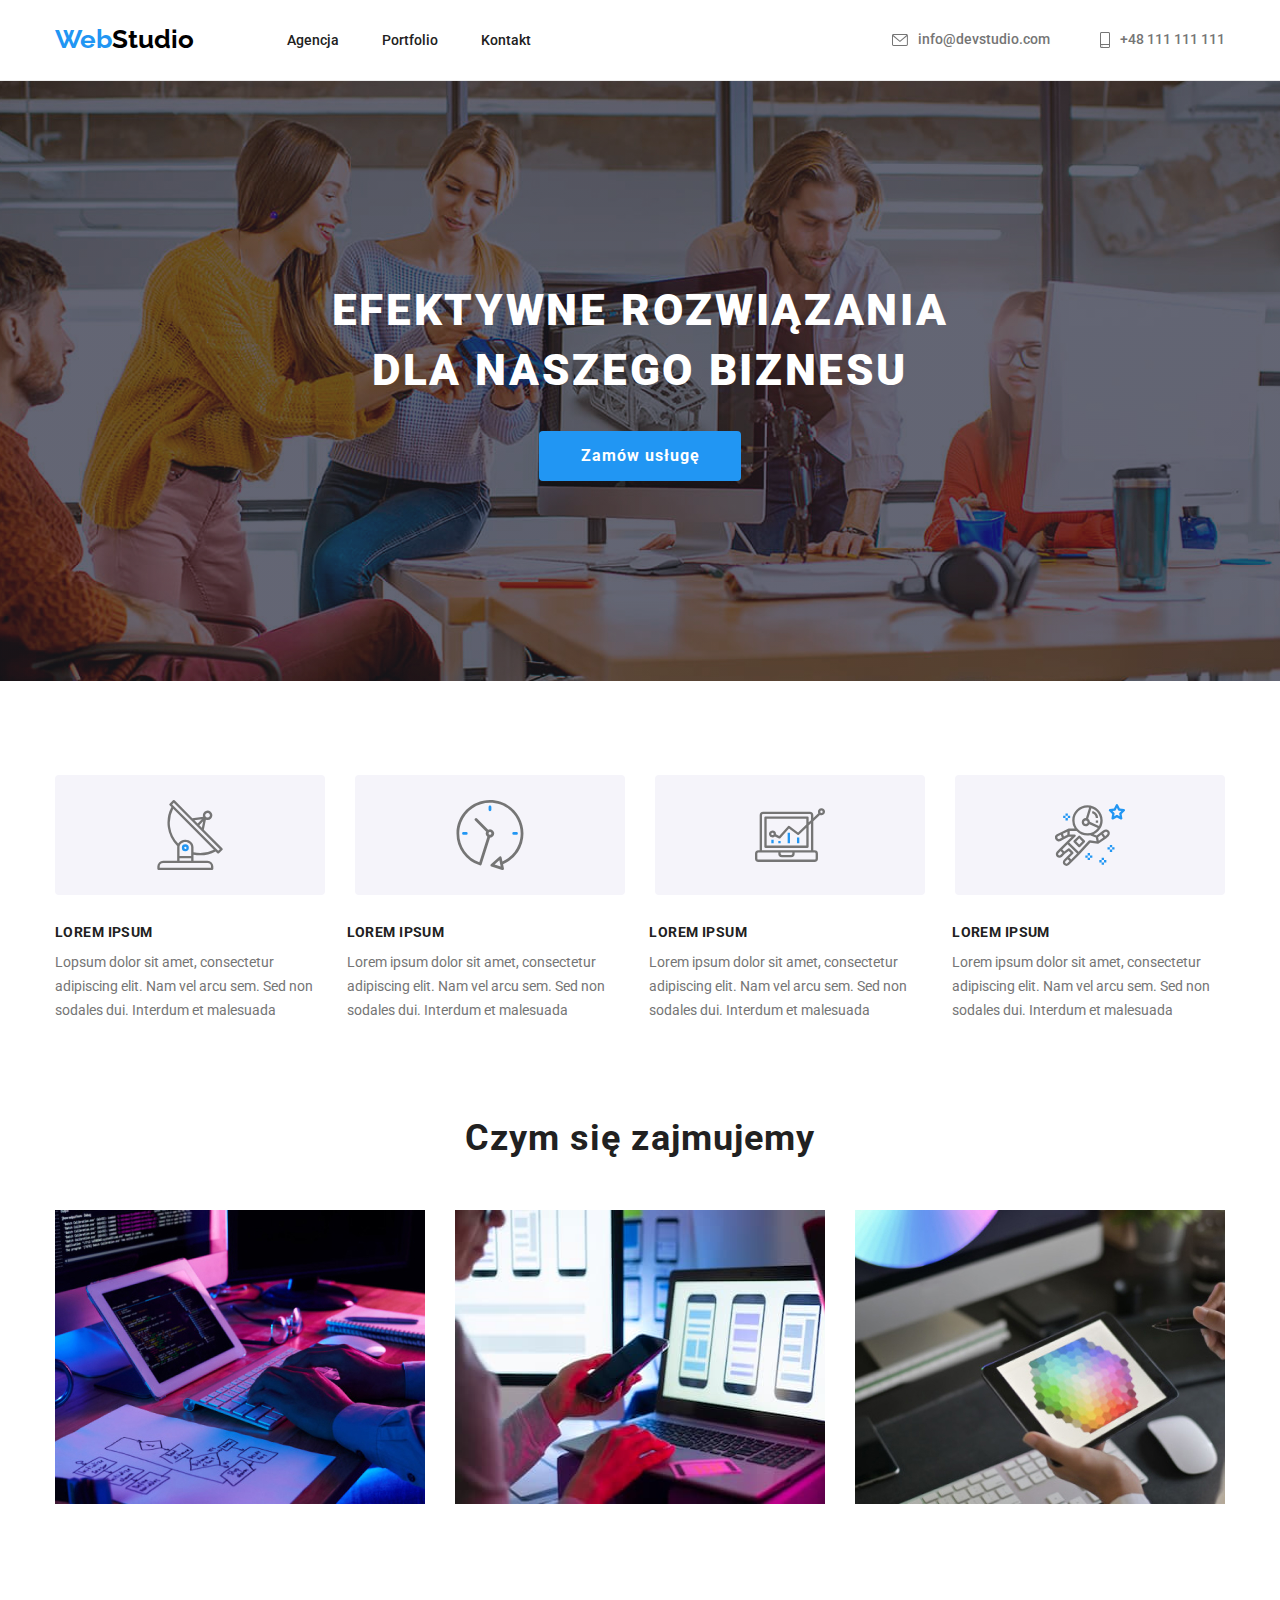
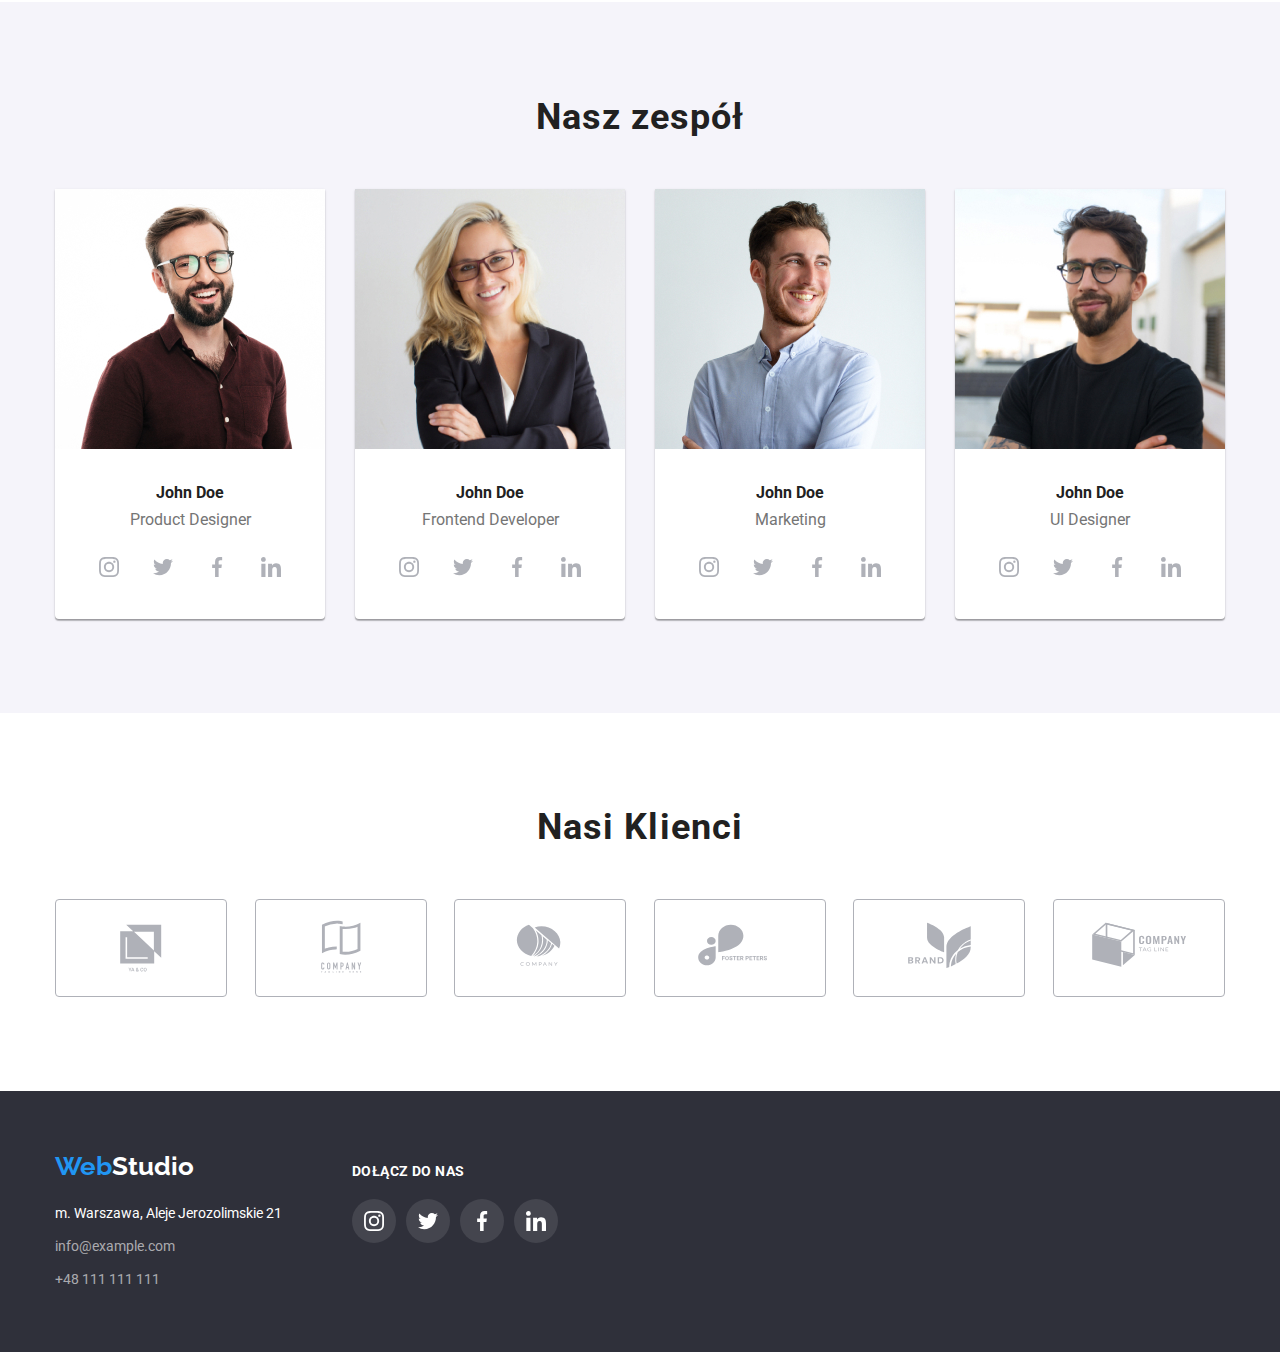
<file: index.html>
<!DOCTYPE html>
<html lang="pl">
    <head>
        <meta charset="UTF-8" />
        <meta http-equiv="X-UA-Compatible" content="IE=edge" />
        <meta name="viewport" content="width=device-width, initial-scale=1.0" />
        <title>Homework 1</title>
        <link rel="preconnect" href="https://fonts.googleapis.com" />
        <link rel="preconnect" href="https://fonts.gstatic.com" crossorigin />
        <link
            href="https://fonts.googleapis.com/css2?family=Raleway:wght@700&family=Roboto:wght@400;500;700;900&display=swap"
            rel="stylesheet"
        />
        <link
            rel="stylesheet"
            href="https://cdnjs.cloudflare.com/ajax/libs/modern-normalize/1.1.0/modern-normalize.min.css"
            integrity="sha512-wpPYUAdjBVSE4KJnH1VR1HeZfpl1ub8YT/NKx4PuQ5NmX2tKuGu6U/JRp5y+Y8XG2tV+wKQpNHVUX03MfMFn9Q=="
            crossorigin="anonymous"
            referrerpolicy="no-referrer"
        />
        <link rel="stylesheet" href="./css/styles.css" />
    </head>
    <body>
        <header class="header">
            <div class="container">
                <nav class="nav">
                    <a class="logo" href="/">
                        Web<span class="studio-black">Studio</span>
                    </a>
                    <ul class="menu-list">
                        <li>
                            <a class="menu-item" href="./index.html">Agencja</a>
                        </li>
                        <li>
                            <a class="menu-item" href="./portfolio.html"
                                >Portfolio</a
                            >
                        </li>
                        <li><a class="menu-item" href="#">Kontakt</a></li>
                    </ul>
                </nav>
                <div class="contacts">
                    <a class="contacts-item" href="mailto:info@devstudio.com">
                        <svg class="contacts-icons" width="16" height="12">
                            <use href="./images/icons.svg#icon-envelope"></use>
                        </svg>
                        info@devstudio.com</a
                    >
                    <a class="contacts-item" href="tel:+48111111111">
                        <svg class="contacts-icons" width="10" height="16">
                            <use
                                href="./images/icons.svg#icon-smartphone"
                            ></use>
                        </svg>
                        +48 111 111 111</a
                    >
                </div>
            </div>
        </header>
        <main>
            <section class="section hero">
                <div class="container">
                    <h1 class="hero-title">
                        Efektywne rozwiązania dla naszego biznesu
                    </h1>
                    <button class="hero-btn" type="button">Zamów usługę</button>
                </div>
            </section>
            <section class="section articles">
                <div class="container">
                    <ul class="articles-icons">
                        <li class="articles-icons-list">
                            <svg class="articles-icons-items">
                                <use
                                    href="./images/icons.svg#icon-antenna-1-1"
                                ></use>
                            </svg>
                        </li>
                        <li class="articles-icons-list">
                            <svg class="articles-icons-items">
                                <use
                                    href="./images/icons.svg#icon-clock-1-1"
                                ></use>
                            </svg>
                        </li>
                        <li class="articles-icons-list">
                            <svg class="articles-icons-items">
                                <use
                                    href="./images/icons.svg#icon-diagram-1-1"
                                ></use>
                            </svg>
                        </li>
                        <li class="articles-icons-list">
                            <svg class="articles-icons-items">
                                <use
                                    href="./images/icons.svg#icon-astronaut-1-1"
                                ></use>
                            </svg>
                        </li>
                    </ul>
                </div>
                <div class="container">
                    <ul class="articles-list">
                        <li>
                            <h3 class="articles-title">Lorem Ipsum</h3>
                            <p class="articles-items">
                                Lopsum dolor sit amet, consectetur adipiscing
                                elit. Nam vel arcu sem. Sed non sodales dui.
                                Interdum et malesuada
                            </p>
                        </li>
                        <li>
                            <h3 class="articles-title">Lorem Ipsum</h3>
                            <p class="articles-items">
                                Lorem ipsum dolor sit amet, consectetur
                                adipiscing elit. Nam vel arcu sem. Sed non
                                sodales dui. Interdum et malesuada
                            </p>
                        </li>
                        <li>
                            <h3 class="articles-title">Lorem Ipsum</h3>
                            <p class="articles-items">
                                Lorem ipsum dolor sit amet, consectetur
                                adipiscing elit. Nam vel arcu sem. Sed non
                                sodales dui. Interdum et malesuada
                            </p>
                        </li>
                        <li>
                            <h3 class="articles-title">Lorem Ipsum</h3>
                            <p class="articles-items">
                                Lorem ipsum dolor sit amet, consectetur
                                adipiscing elit. Nam vel arcu sem. Sed non
                                sodales dui. Interdum et malesuada
                            </p>
                        </li>
                    </ul>
                </div>
            </section>
            <section class="section services">
                <div class="container">
                    <h2 class="services-title">Czym się zajmujemy</h2>
                    <ul class="services-list">
                        <li class="services-photo">
                            <img
                                src="images/photo1.jpg"
                                width="370"
                                height="294"
                                alt="programming"
                            />
                        </li>
                        <li class="services-photo">
                            <img
                                src="images/photo2.jpg"
                                width="370"
                                height="294"
                                alt="smartphone and laptop"
                            />
                        </li>
                        <li class="services-photo">
                            <img
                                src="images/photo3.jpg"
                                width="370"
                                height="294"
                                alt="colors checking"
                            />
                        </li>
                    </ul>
                </div>
            </section>
            <section class="section team">
                <div class="container">
                    <h2 class="team-title">Nasz zespół</h2>
                    <ul class="team-list">
                        <li class="team-photo">
                            <img src="images/photo4.jpg" alt="photo of a man" />
                            <h3 class="employees">John Doe</h3>
                            <p class="employees-description">
                                Product Designer
                            </p>
                            <ul class="team-social-links">
                                <li class="team-social-list">
                                    <a class="team-social-items" href="#">
                                        <svg class="team-social-icons">
                                            <use
                                                href="./images/icons.svg#icon-instagram-2"
                                            ></use>
                                        </svg>
                                    </a>
                                </li>
                                <li class="team-social-list">
                                    <a class="team-social-items" href="#">
                                        <svg class="team-social-icons">
                                            <use
                                                href="./images/icons.svg#icon-twitter-1"
                                            ></use>
                                        </svg>
                                    </a>
                                </li>
                                <li class="team-social-list">
                                    <a class="team-social-items" href="#">
                                        <svg class="team-social-icons">
                                            <use
                                                href="./images/icons.svg#icon-facebook-1"
                                            ></use>
                                        </svg>
                                    </a>
                                </li>
                                <li class="team-social-list">
                                    <a class="team-social-items" href="#">
                                        <svg class="team-social-icons">
                                            <use
                                                href="./images/icons.svg#icon-linkedin-1"
                                            ></use>
                                        </svg>
                                    </a>
                                </li>
                            </ul>
                        </li>
                        <li class="team-photo">
                            <img
                                src="images/photo5.jpg"
                                alt="photo of a woman"
                            />
                            <h3 class="employees">John Doe</h3>
                            <p class="employees-description">
                                Frontend Developer
                            </p>
                            <ul class="team-social-links">
                                <li class="team-social-list">
                                    <a class="team-social-items" href="#">
                                        <svg class="team-social-icons">
                                            <use
                                                href="./images/icons.svg#icon-instagram-2"
                                            ></use>
                                        </svg>
                                    </a>
                                </li>
                                <li class="team-social-list">
                                    <a class="team-social-items" href="#">
                                        <svg class="team-social-icons">
                                            <use
                                                href="./images/icons.svg#icon-twitter-1"
                                            ></use>
                                        </svg>
                                    </a>
                                </li>
                                <li class="team-social-list">
                                    <a class="team-social-items" href="#">
                                        <svg class="team-social-icons">
                                            <use
                                                href="./images/icons.svg#icon-facebook-1"
                                            ></use>
                                        </svg>
                                    </a>
                                </li>
                                <li class="team-social-list">
                                    <a class="team-social-items" href="#">
                                        <svg class="team-social-icons">
                                            <use
                                                href="./images/icons.svg#icon-linkedin-1"
                                            ></use>
                                        </svg>
                                    </a>
                                </li>
                            </ul>
                        </li>
                        <li class="team-photo">
                            <img src="images/photo6.jpg" alt="photo of a man" />
                            <h3 class="employees">John Doe</h3>
                            <p class="employees-description">Marketing</p>
                            <ul class="team-social-links">
                                <li class="team-social-list">
                                    <a class="team-social-items" href="#">
                                        <svg class="team-social-icons">
                                            <use
                                                href="./images/icons.svg#icon-instagram-2"
                                            ></use>
                                        </svg>
                                    </a>
                                </li>
                                <li class="team-social-list">
                                    <a class="team-social-items" href="#">
                                        <svg class="team-social-icons">
                                            <use
                                                href="./images/icons.svg#icon-twitter-1"
                                            ></use>
                                        </svg>
                                    </a>
                                </li>
                                <li class="team-social-list">
                                    <a class="team-social-items" href="#">
                                        <svg class="team-social-icons">
                                            <use
                                                href="./images/icons.svg#icon-facebook-1"
                                            ></use>
                                        </svg>
                                    </a>
                                </li>
                                <li class="team-social-list">
                                    <a class="team-social-items" href="#">
                                        <svg class="team-social-icons">
                                            <use
                                                href="./images/icons.svg#icon-linkedin-1"
                                            ></use>
                                        </svg>
                                    </a>
                                </li>
                            </ul>
                        </li>
                        <li class="team-photo">
                            <img src="images/photo7.jpg" alt="photo of a man" />
                            <h3 class="employees">John Doe</h3>
                            <p class="employees-description">UI Designer</p>
                            <ul class="team-social-links">
                                <li class="team-social-list">
                                    <a class="team-social-items" href="#">
                                        <svg class="team-social-icons">
                                            <use
                                                href="./images/icons.svg#icon-instagram-2"
                                            ></use>
                                        </svg>
                                    </a>
                                </li>
                                <li class="team-social-list">
                                    <a class="team-social-items" href="#">
                                        <svg class="team-social-icons">
                                            <use
                                                href="./images/icons.svg#icon-twitter-1"
                                            ></use>
                                        </svg>
                                    </a>
                                </li>
                                <li class="team-social-list">
                                    <a class="team-social-items" href="#">
                                        <svg class="team-social-icons">
                                            <use
                                                href="./images/icons.svg#icon-facebook-1"
                                            ></use>
                                        </svg>
                                    </a>
                                </li>

                                <li class="team-social-list">
                                    <a class="team-social-items" href="#">
                                        <svg class="team-social-icons">
                                            <use
                                                href="./images/icons.svg#icon-linkedin-1"
                                            ></use>
                                        </svg>
                                    </a>
                                </li>
                            </ul>
                        </li>
                    </ul>
                </div>
            </section>
            <section class="section customers">
                <div class="container">
                    <h2 class="customers-title">Nasi Klienci</h2>
                    <ul class="customers-list">
                        <li>
                            <a class="customers-icons" href="#">
                                <svg width="170" height="92">
                                    <use
                                        href="./images/icons.svg#icon-Client-1"
                                    ></use>
                                </svg>
                            </a>
                        </li>
                        <li>
                            <a class="customers-icons" href="#">
                                <svg width="170" height="92">
                                    <use
                                        href="./images/icons.svg#icon-Client-2"
                                    ></use>
                                </svg>
                            </a>
                        </li>
                        <li>
                            <a class="customers-icons" href="#">
                                <svg width="170" height="92">
                                    <use
                                        href="./images/icons.svg#icon-Client-3"
                                    ></use>
                                </svg>
                            </a>
                        </li>
                        <li>
                            <a class="customers-icons" href="#">
                                <svg width="170" height="92">
                                    <use
                                        href="./images/icons.svg#icon-Client-4"
                                    ></use>
                                </svg>
                            </a>
                        </li>
                        <li>
                            <a class="customers-icons" href="#">
                                <svg width="170" height="92">
                                    <use
                                        href="./images/icons.svg#icon-Client-5"
                                    ></use>
                                </svg>
                            </a>
                        </li>
                        <li>
                            <a class="customers-icons" href="#">
                                <svg width="170" height="92">
                                    <use
                                        href="./images/icons.svg#icon-Client-6"
                                    ></use>
                                </svg>
                            </a>
                        </li>
                    </ul>
                </div>
            </section>
        </main>
        <footer class="footer">
            <div class="container footer-wrapper">
                <div>
                    <a class="logo" href="/">
                        Web<span class="studio-white">Studio</span>
                    </a>
                    <address class="address-footer">
                        <span class="address"
                            >m. Warszawa, Aleje Jerozolimskie 21</span
                        >
                        <a
                            class="contacts-footer"
                            href="mailto:info@example.com"
                        >
                            info@example.com
                        </a>
                        <a class="contacts-footer" href="tel:+48111111111">
                            +48 111 111 111
                        </a>
                    </address>
                </div>
                <div class="footer-social-links">
                    <p class="footer-social-links-title">dołącz do nas</p>
                    <ul class="footer-social-links-list">
                        <li >
                            <a class="footer-social-links-items" href="#"
                                ><svg class="footer-social-links-icons" width="20" height="20">
                                    <use
                                        href="./images/icons.svg#icon-instagram-2"
                                    ></use></svg
                            ></a>
                        </li>
                        <li >
                            <a class="footer-social-links-items" href="#">
                                <svg class="footer-social-links-icons" width="20" height="20">
                                    <use
                                        href="./images/icons.svg#icon-twitter-1"
                                    ></use></svg
                            ></a>
                        </li>
                        <li>
                            <a class="footer-social-links-items" href="#">
                                <svg class="footer-social-links-icons" width="20" height="20">
                                    <use
                                        href="./images/icons.svg#icon-facebook-1"
                                    ></use></svg
                            ></a>
                        </li>
                        <li>
                            <a class="footer-social-links-items" href="#">
                                <svg class="footer-social-links-icons" width="20" height="20">
                                    <use
                                        href="./images/icons.svg#icon-linkedin-1"
                                    ></use></svg
                            ></a>
                        </li>
                    </ul>
                </div>
            </div>
        </footer>
    </body>
</html>
</file>
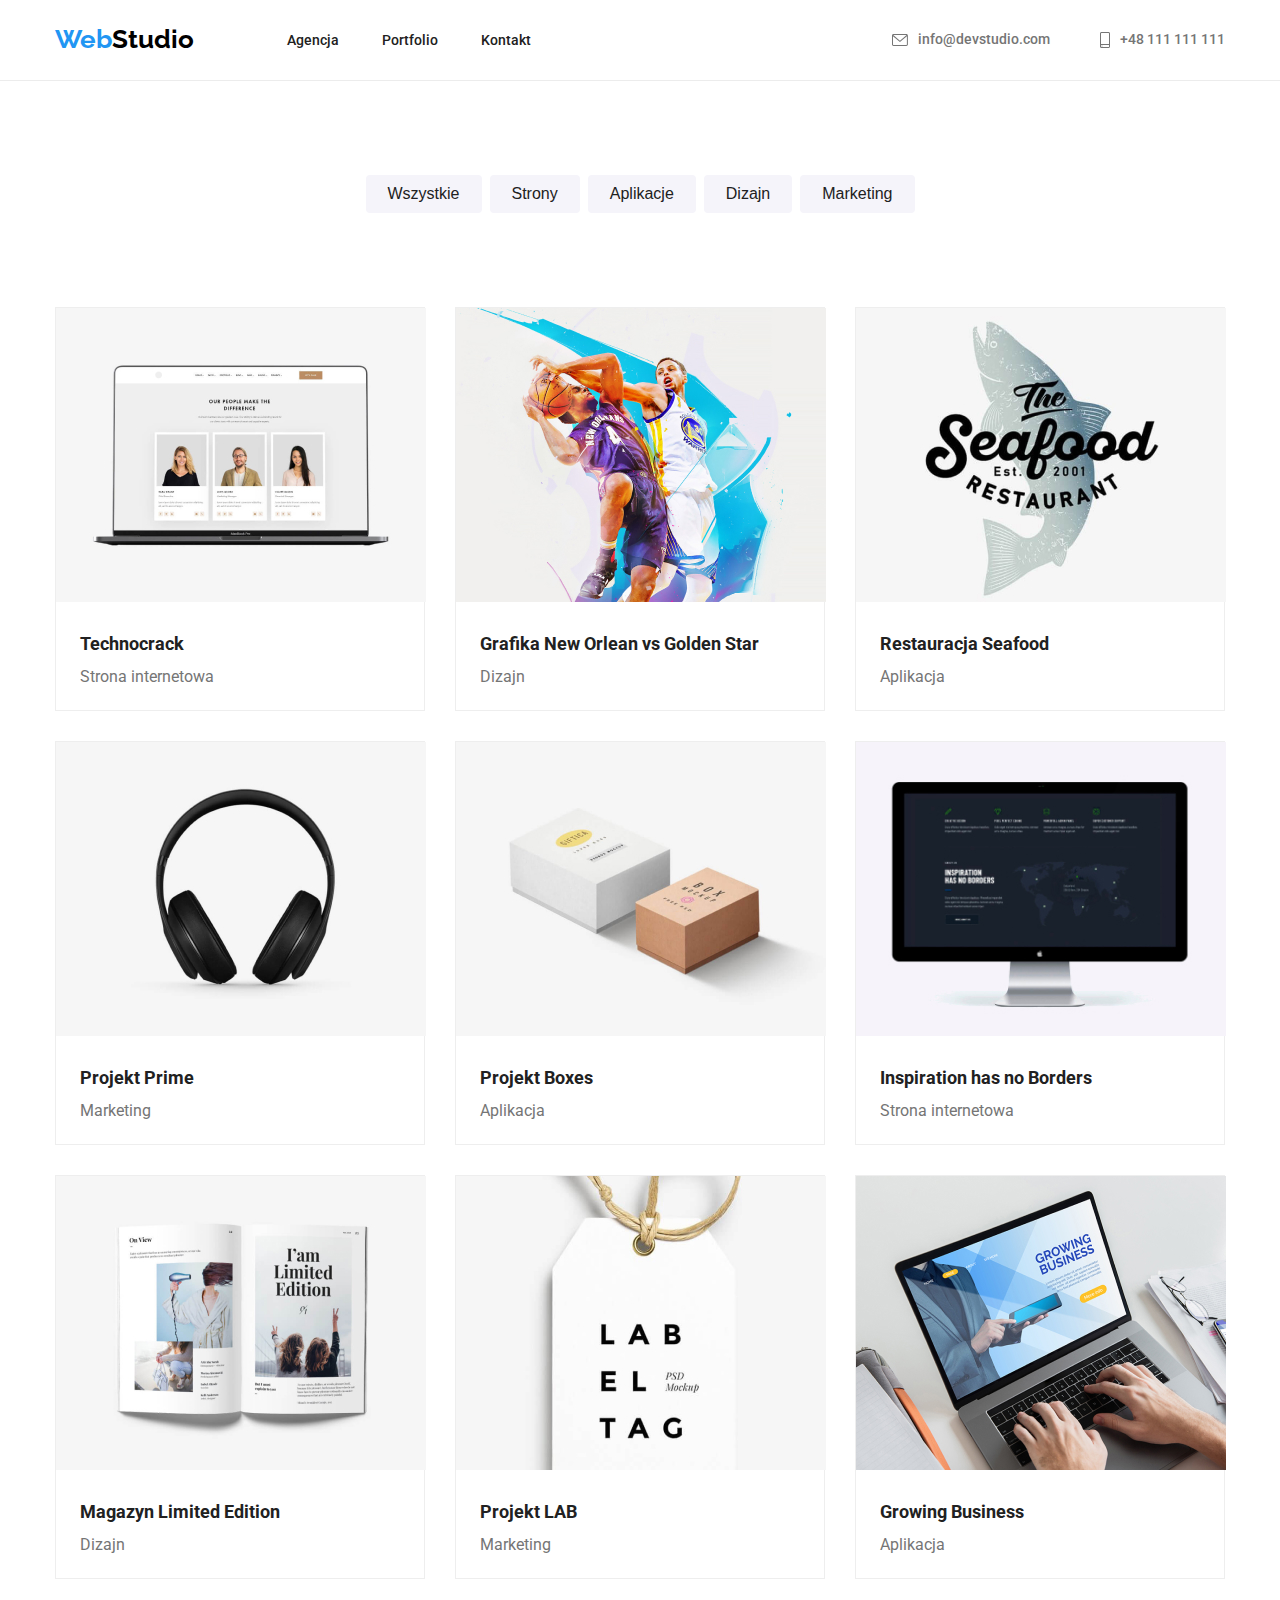
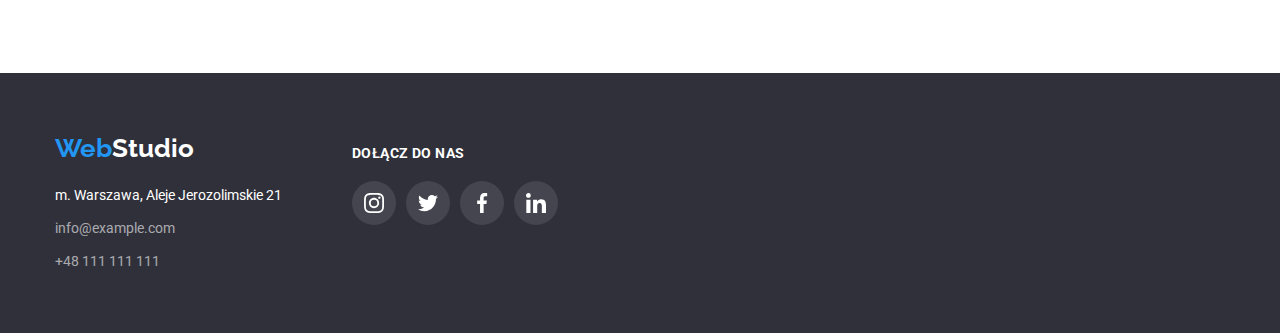
<file: portfolio.html>
<!DOCTYPE html>
<html lang="pl">
    <head class="head">
        <meta charset="UTF-8" />
        <meta http-equiv="X-UA-Compatible" content="IE=edge" />
        <meta name="viewport" content="width=device-width, initial-scale=1.0" />
        <title>Homework 2</title>
        <link rel="preconnect" href="https://fonts.googleapis.com" />
        <link rel="preconnect" href="https://fonts.gstatic.com" crossorigin />
        <link
            href="https://fonts.googleapis.com/css2?family=Raleway:wght@700&family=Roboto:wght@400;500;700;900&display=swap"
            rel="stylesheet"
        />
        <link
            rel="stylesheet"
            href="https://cdnjs.cloudflare.com/ajax/libs/modern-normalize/1.1.0/modern-normalize.min.css"
            integrity="sha512-wpPYUAdjBVSE4KJnH1VR1HeZfpl1ub8YT/NKx4PuQ5NmX2tKuGu6U/JRp5y+Y8XG2tV+wKQpNHVUX03MfMFn9Q=="
            crossorigin="anonymous"
            referrerpolicy="no-referrer"
        />
        <link rel="stylesheet" href="css/styles.css" />
    </head>
    <body>
        <header class="header">
            <div class="container">
                <nav class="nav">
                    <a class="logo" href="/">
                        Web<span class="studio-black">Studio</span>
                    </a>
                    <ul class="menu-list">
                        <li>
                            <a class="menu-item" href="./index.html">Agencja</a>
                        </li>
                        <li>
                            <a class="menu-item" href="./portfolio.html"
                                >Portfolio</a
                            >
                        </li>
                        <li><a class="menu-item" href="#">Kontakt</a></li>
                    </ul>
                </nav>
                <div class="contacts">
                    <a class="contacts-item" href="mailto:info@devstudio.com">
                        <svg class="contacts-icons" width="16" height="12">
                            <use href="./images/icons.svg#icon-envelope"></use>
                        </svg>
                        info@devstudio.com</a
                    >
                    <a class="contacts-item" href="tel:+48111111111">
                        <svg class="contacts-icons" width="10" height="16">
                            <use
                                href="./images/icons.svg#icon-smartphone"
                            ></use>
                        </svg>
                        +48 111 111 111</a
                    >
                </div>
            </div>
        </header>
        <main>
            <div class="container">
                <ul class="categories">
                    <li>
                        <button class="categories-button" type="button">
                            Wszystkie
                        </button>
                    </li>
                    <li>
                        <button class="categories-button" type="button">
                            Strony
                        </button>
                    </li>
                    <li>
                        <button class="categories-button" type="button">
                            Aplikacje
                        </button>
                    </li>
                    <li>
                        <button class="categories-button" type="button">
                            Dizajn
                        </button>
                    </li>
                    <li>
                        <button class="categories-button" type="button">
                            Marketing
                        </button>
                    </li>
                </ul>
            </div>
            <section class="section projects">
                <div class="container">
                    <ul class="projects-list">
                        <li class="procjects-photo">
                            <img src="images/picture1.jpg" alt="computer" />
                            <h3 class="project-list-name">Technocrack</h3>
                            <p class="project-list-items">Strona internetowa</p>
                        </li>
                        <li class="procjects-photo">
                            <img
                                src="images/picture2.jpg"
                                alt=" basketball players"
                            />
                            <h3 class="project-list-name">
                                Grafika New Orlean vs Golden Star
                            </h3>
                            <p class="project-list-items">Dizajn</p>
                        </li>
                        <li class="procjects-photo">
                            <img src="images/picture3.jpg" alt="logo" />
                            <h3 class="project-list-name">
                                Restauracja Seafood
                            </h3>
                            <p class="project-list-items">Aplikacja</p>
                        </li>
                        <li class="procjects-photo">
                            <img src="images/picture4.jpg" alt="headphones" />
                            <h3 class="project-list-name">Projekt Prime</h3>
                            <p class="project-list-items">Marketing</p>
                        </li>
                        <li class="procjects-photo">
                            <img src="images/picture5.jpg" alt="boxes" />
                            <h3 class="project-list-name">Projekt Boxes</h3>
                            <p class="project-list-items">Aplikacja</p>
                        </li>
                        <li class="procjects-photo">
                            <img src="images/picture6.jpg" alt="computer" />
                            <h3 class="project-list-name">
                                Inspiration has no Borders
                            </h3>
                            <p class="project-list-items">Strona internetowa</p>
                        </li>
                        <li class="procjects-photo">
                            <img src="images/picture7.jpg" alt="newspaper" />
                            <h3 class="project-list-name">
                                Magazyn Limited Edition
                            </h3>
                            <p class="project-list-items">Dizajn</p>
                        </li>
                        <li class="procjects-photo">
                            <img src="images/picture8.jpg" alt="labeltag" />
                            <h3 class="project-list-name">Projekt LAB</h3>
                            <p class="project-list-items">Marketing</p>
                        </li>
                        <li class="procjects-photo">
                            <img src="images/picture9.jpg" alt="computer" />
                            <h3 class="project-list-name">Growing Business</h3>
                            <p class="project-list-items">Aplikacja</p>
                        </li>
                    </ul>
                </div>
            </section>
        </main>
        <footer class="footer">
            <div class="container footer-wrapper">
                <div>
                    <a class="logo" href="/">
                        Web<span class="studio-white">Studio</span>
                    </a>
                    <address class="address-footer">
                        <span class="address"
                            >m. Warszawa, Aleje Jerozolimskie 21</span
                        >
                        <a
                            class="contacts-footer"
                            href="mailto:info@example.com"
                        >
                            info@example.com
                        </a>
                        <a class="contacts-footer" href="tel:+48111111111">
                            +48 111 111 111
                        </a>
                    </address>
                </div>
                <div class="footer-social-links">
                    <p class="footer-social-links-title">dołącz do nas</p>
                    <ul class="footer-social-links-list">
                        <li class="footer-social-links-items">
                            <svg
                                class="footer-social-links-icons"
                                width="20"
                                height="20"
                                class="social-links-icons"
                            >
                                <use
                                    href="./images/icons.svg#icon-instagram-2"
                                ></use>
                            </svg>
                        </li>
                        <li class="footer-social-links-items">
                            <svg
                                class="footer-social-links-icons"
                                width="20"
                                height="20"
                                class="social-links-icons"
                            >
                                <use
                                    href="./images/icons.svg#icon-twitter-1"
                                ></use>
                            </svg>
                        </li>
                        <li class="footer-social-links-items">
                            <svg
                                class="footer-social-links-icons"
                                width="20"
                                height="20"
                                class="social-links-icons"
                            >
                                <use
                                    href="./images/icons.svg#icon-facebook-1"
                                ></use>
                            </svg>
                        </li>
                        <li class="footer-social-links-items">
                            <svg
                                class="footer-social-links-icons"
                                width="20"
                                height="20"
                                class="social-links-icons"
                            >
                                <use
                                    href="./images/icons.svg#icon-linkedin-1"
                                ></use>
                            </svg>
                        </li>
                    </ul>
                </div>
            </div>
        </footer>
    </body>
</html>
</file>
<file: css/styles.css>
:root {
    --brand-color: #212121;
    --color: #2196f3;
    --color2: #757575;
    --color3: #2f303a;
    --color4: #ffffff;
    --color5: rgba(255, 255, 255, 0.6);
    --color6: #0000;
}
* {
    box-sizing: border-box;
    margin: 0;
    padding: 0;
}
body {
    font-family: 'Roboto', sans-serif;
    color: var(--brand-color);
}
ul {
    list-style: none;
}

.section {
    padding: 94px 0px;
}
.container {
    margin: 0 auto;
    max-width: 1200px;
    width: 100%;
    padding: 0 15px;
}

/* HEADER */

.header {
    padding: 24px 0 25px;
    border-bottom: 1px solid #ececec;
}
.header > .container {
    display: flex;
    align-items: center;
    justify-content: space-between;
}
.logo {
    text-decoration: none;
    font-family: 'Raleway';
    font-style: normal;
    font-weight: 700;
    font-size: 26px;
    line-height: 1.2;
    color: var(--color);
}
.studio-white {
    color: #ffffff;
}
.studio-black {
    color: #000;
}
.nav {
    display: flex;
    align-items: center;
}
.menu-list {
    display: flex;
    gap: 43px;
    margin-left: 93px;
}
.menu-item {
    text-decoration: none;
    font-weight: 500;
    font-size: 14px;
    line-height: 1.1;
    color: var(--brand-color);
}
.menu-item:is(:hover, :focus) {
    color: var(--color);
}
.contacts {
    display: flex;
    justify-content: space-between;
    gap: 50px;
}
.contacts-item {
    display: flex;
    align-items: center;
    text-decoration: none;
    font-weight: 500;
    font-size: 14px;
    line-height: 1.1;
    color: var(--color2);
}

.contacts-icons {
    fill: var(--color2);
    margin-right: 10px;
}

.contacts-item:is(:hover, :focus) {
    color: var(--color);
}
.contacts-item:is(:hover, :focus) > .contacts-icons {
    fill: var(--color);
}

/* HEADER */

/* INDEX */

/* HERO */

.hero {
    background-color: var(--color3);
    padding: 200px 0;
    text-align: center;
    background-image: linear-gradient(
            rgba(47, 48, 58, 0.4),
            rgba(47, 48, 58, 0.4)
        ),
        url('../images/background.jpg');
    background-repeat: no-repeat;
    background-position: center;
}

.hero-title {
    font-weight: 900;
    font-size: 44px;
    line-height: 1.3636;
    text-align: center;
    letter-spacing: 0.06em;
    text-transform: uppercase;
    color: var(--color4);
    max-width: 696px;
    margin: 0 auto;
}
.hero-btn {
    font-family: 'Roboto', sans-serif;
    font-weight: 700;
    font-size: 16px;
    color: var(--color4);
    padding: 10px 41px 10px 42px;
    background: var(--color);
    line-height: 1.875;
    letter-spacing: 0.06em;
    border: none;
    border-radius: 4px;
    margin-top: 30px;
}

/* HERO */

/* ARTICLES */

.articles-list {
    display: flex;
    justify-content: space-between;
    align-items: center;
    gap: 30px;
}
.articles-title {
    font-weight: 700;
    font-size: 14px;
    line-height: 1.1;
    letter-spacing: 0.03em;
    text-transform: uppercase;
    color: var(--brand-color);
    text-align: left;
    margin-bottom: 10px;
    margin-top: 30px;
}
.articles-items {
    font-size: 14px;
    line-height: 1.714;
    color: var(--color2);
    text-align: left;
}

.articles-icons {
    display: flex;
    gap: 30px;
}

.articles-icons-list {
    background: #f5f4fa;
    display: flex;
    justify-content: center;
    align-items: center;
    width: 270px;
    height: 120px;
    border-radius: 4px;
}

.articles-icons-items {
    width: 70px;
    height: 70px;
}

/* ARTICLES */

/* SERVICES */

.services {
    margin-top: -94px;
}
.services-title {
    font-weight: 700;
    font-size: 36px;
    line-height: 1.2;
    text-align: center;
    letter-spacing: 0.03em;
    color: var(--brand-color);
    margin-bottom: 50px;
}
.services-list {
    display: flex;
    justify-content: space-between;
    align-items: center;
}
.services-photo {
    gap: 30px;
}

/* SERVICES */

/* TEAM */

.team {
    display: flex;
    background-color: #f5f4fa;
}

.team-list {
    display: flex;
    justify-content: space-between;
}

.team-title {
    font-weight: 700;
    font-size: 36px;
    line-height: 1.2;
    text-align: center;
    letter-spacing: 0.03em;
    color: var(--brand-color);
    padding-bottom: 50px;
}

.employees {
    font-size: 16px;
    line-height: 1.2;
    color: var(--brand-color);
    text-align: center;
    padding-top: 30px;
}
.employees-description {
    font-size: 16px;
    line-height: 1.2;
    color: var(--color2);
    text-align: center;
    padding-top: 8px;
}

.team-photo {
    background-color: var(--color4);
    box-shadow: 0px 1px 3px rgba(0, 0, 0, 0.12), 0px 1px 1px rgba(0, 0, 0, 0.14),
        0px 2px 1px rgba(0, 0, 0, 0.2);
    border-radius: 0px 0px 4px 4px;
    width: 270px;
    left: 815px;
    top: 1635px;
    gap: 30px;
}
.team-social-links {
    display: flex;
    margin: 16px 32px 30px;
    gap: 10px;
}

.team-social-items {
    display: flex;
    padding: 12px;
    border-radius: 50%;
}

.team-social-icons {
    fill: #afb1b8;
    width: 20px;
    height: 20px;
    gap: 10px;
}

.team-social-items:is(:hover, :focus) {
    background-color: var(--color);
}

.team-social-items:is(:hover, :focus) > .team-social-icons {
    fill: white;
}

/* TEAM */

/* CUSTOMERS */

.customers-title {
    font-size: 36px;
    font-weight: 700;
    line-height: 1.166;
    letter-spacing: 0.03em;
    text-align: center;
    margin-bottom: 50px;
}

.customers-list {
    display: flex;
    justify-content: space-between;
}

.customers-icons {
    display: block;
    fill: #afb1b8;
    border: 1px solid #afb1b8;
    border-radius: 4px;
    gap: 30px;
}

.customers-icons:is(:hover, :focus) {
    fill: var(--color);
    border-color: var(--color);
}

/* CUSTOMERS */

/* INDEX */

/* PORTFOLIO */

/* CATEGORIES */

.categories {
    display: flex;
    justify-content: center;
    gap: 8px;
    margin-top: 94px;
}

.categories-button {
    font-weight: 500;
    font-size: 16px;
    line-height: 1.6;
    text-align: center;
    color: var(--brand-color);
    cursor: pointer;
    background: #f5f4fa;
    padding: 6px 22px;
    border: none;
    border-radius: 4px;
}

.categories-button:is(:hover, :focus) {
    background-color: var(--color);
    color: var(--color4);
    box-shadow: 0px 2px 2px 0px #0000001f, 0px 1px 2px 0px #00000014,
        0px 3px 1px 0px #0000001a;
}

/* CATEGORIES */

/* PROJECTS */

.projects-list {
    display: flex;
    flex-wrap: wrap;
    justify-content: space-between;
    row-gap: 30px;
}
.project-list-name {
    font-style: normal;
    font-weight: 700;
    font-size: 18px;
    line-height: 2;
    color: var(--brand-color);
    margin-left: 24px;
    padding-top: 20px;
}
.project-list-items {
    font-weight: 400;
    font-size: 16px;
    line-height: 1.9;
    color: var(--color2);
    margin-left: 24px;
}
.procjects-photo {
    border: 1px solid #eeeeee;
    width: 370px;
    height: 404px;
    left: 215px;
    top: 1130px;
}
.procjects-photo:is(:hover, :focus) {
    box-shadow: 1px 4px 6px 0px #00000029, 0px 4px 4px 0px #0000000f,
        0px 1px 1px 0px #0000001f;
}
/* PROJECTS */

/* PORTFOLIO */

/* FOOTER */

.footer {
    background: var(--color3);
    padding: 60px 0;
    display: flex;
    align-items: center;
    justify-content: space-between;
}

.footer-wrapper {
    display: flex;
}

.logo {
    display: flex;
}
.address {
    font-style: normal;
    font-size: 14px;
    line-height: 1.7;
    color: var(--color4);
}

.address-footer {
    margin-top: 20px;
    display: flex;
    flex-direction: column;
    gap: 9px;
}
.contacts-footer {
    text-decoration: none;
    font-style: normal;
    font-size: 14px;
    line-height: 1.7;
    color: var(--color5);
}
.contacts-footer:is(:hover, :focus) {
    color: var(--color);
}

.footer-social-links {
    margin-left: 70px;
}

.footer-social-links-title {
    font-weight: 700;
    font-size: 14px;
    line-height: 16px;
    letter-spacing: 0.03em;
    text-transform: uppercase;
    color: #ffffff;
    margin-bottom: 20px;
    margin-top: 12px;
}

.footer-social-links-list {
    display: flex;
    gap: 10px;
}
.footer-social-links-items {
    display: flex;
    justify-content: center;
    align-items: center;
    background: rgba(255, 255, 255, 0.1);
    width: 44px;
    height: 44px;
    border-radius: 50%;
}
.footer-social-links-icons {
    display: flex;
    justify-content: center;
    fill: var(--color4);
}

.footer-social-links-items:is(:hover, :focus) {
    background: var(--color);
    border-radius: 50%;
}
.footer-social-links-items:is(:hover, :focus) > .footer-social-links-icons {
    fill: var(--color4);
}
/* FOOTER */
</file>
